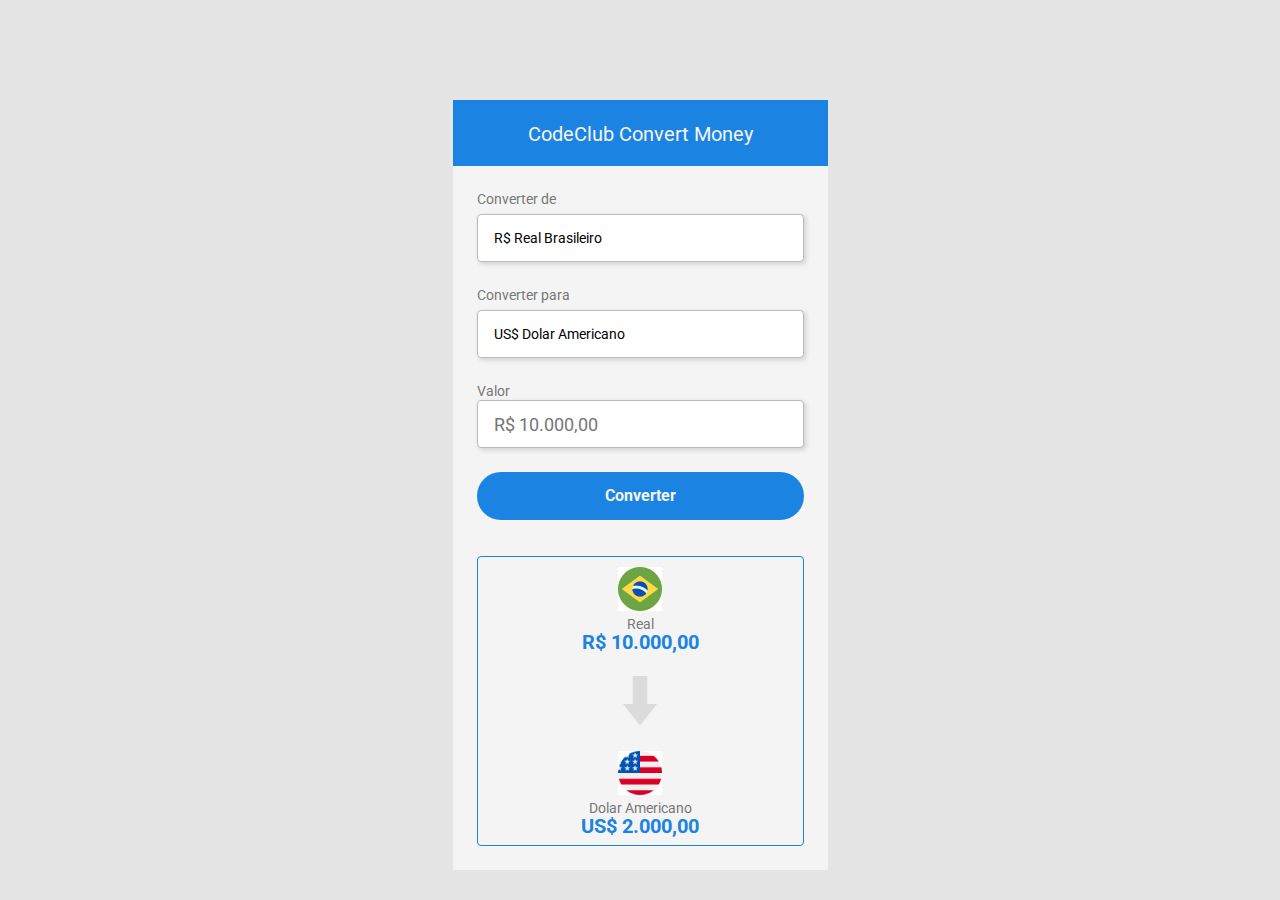
<file: CodeClub Convert Money/index.html>
<!DOCTYPE html>
<html lang="pt-br">

<head>
    <meta charset="UTF-8">
    <meta http-equiv="X-UA-Compatible" content="IE=edge">
    <meta name="viewport" content="width=device-width, initial-scale=1.0">
    <link rel="stylesheet" href="./style.css" />
    <link rel="preconnect" href="https://fonts.googleapis.com">
    <link rel="preconnect" href="https://fonts.gstatic.com" crossorigin>
    <link href="https://fonts.googleapis.com/css2?family=Roboto:wght@100;300;400&display=swap" rel="stylesheet">
    <title>CodeClub Convert Money</title>
</head>

<body>
    <div class="container">
    <header>
        <h1>CodeClub Convert Money</h1>
    </header>

    <main>
        <label>
            Converter <b>de</b>
            <select>
                <option>
                    R$ Real Brasileiro
                </option>
            </select>
        </label>

        <label>
            Converter <b>para</b>
            <select id="currency-select">
                <option>
                    US$ Dolar Americano
                </option>
                <option>
                    € Euro
                </option>
                <option>
                    ₿ Bitcoin
                </option>
                <option>
                    £ Libra
                </option>
            </select>
        </label>

        <label>
            <p>Valor</p>
            <input id="input-real" placeholder="R$ 10.000,00">

        </label>

        <button id="convert-button" type="button">Converter</button>

        <section>
            <div class="currency-container">
                <img src="./img/brasil 2.jpg" alt="Imagem-Do-Brasil" />
                <p class="currency-name">Real</p>
                <p class="currency-value" id="real-value-text">R$ 10.000,00</p>
            </div>

            <div>
                <img class="arrow-img" src="./img/Vector@2x.png" alt="Seta" />
            </div>

            <div class="currency-container">
                <img src="./img/estados-unidos (1) 1.jpg" id="currency-img"/>
                <p class="currency-name" id="currency-name">Dolar Americano</p>
                <p class="currency-value" id="dolar-value-text">US$ 2.000,00</p>
            </div>

        </section>

        </main>

    </div>
</body>

    <script src="./index.js"></script>

</html>
</file>
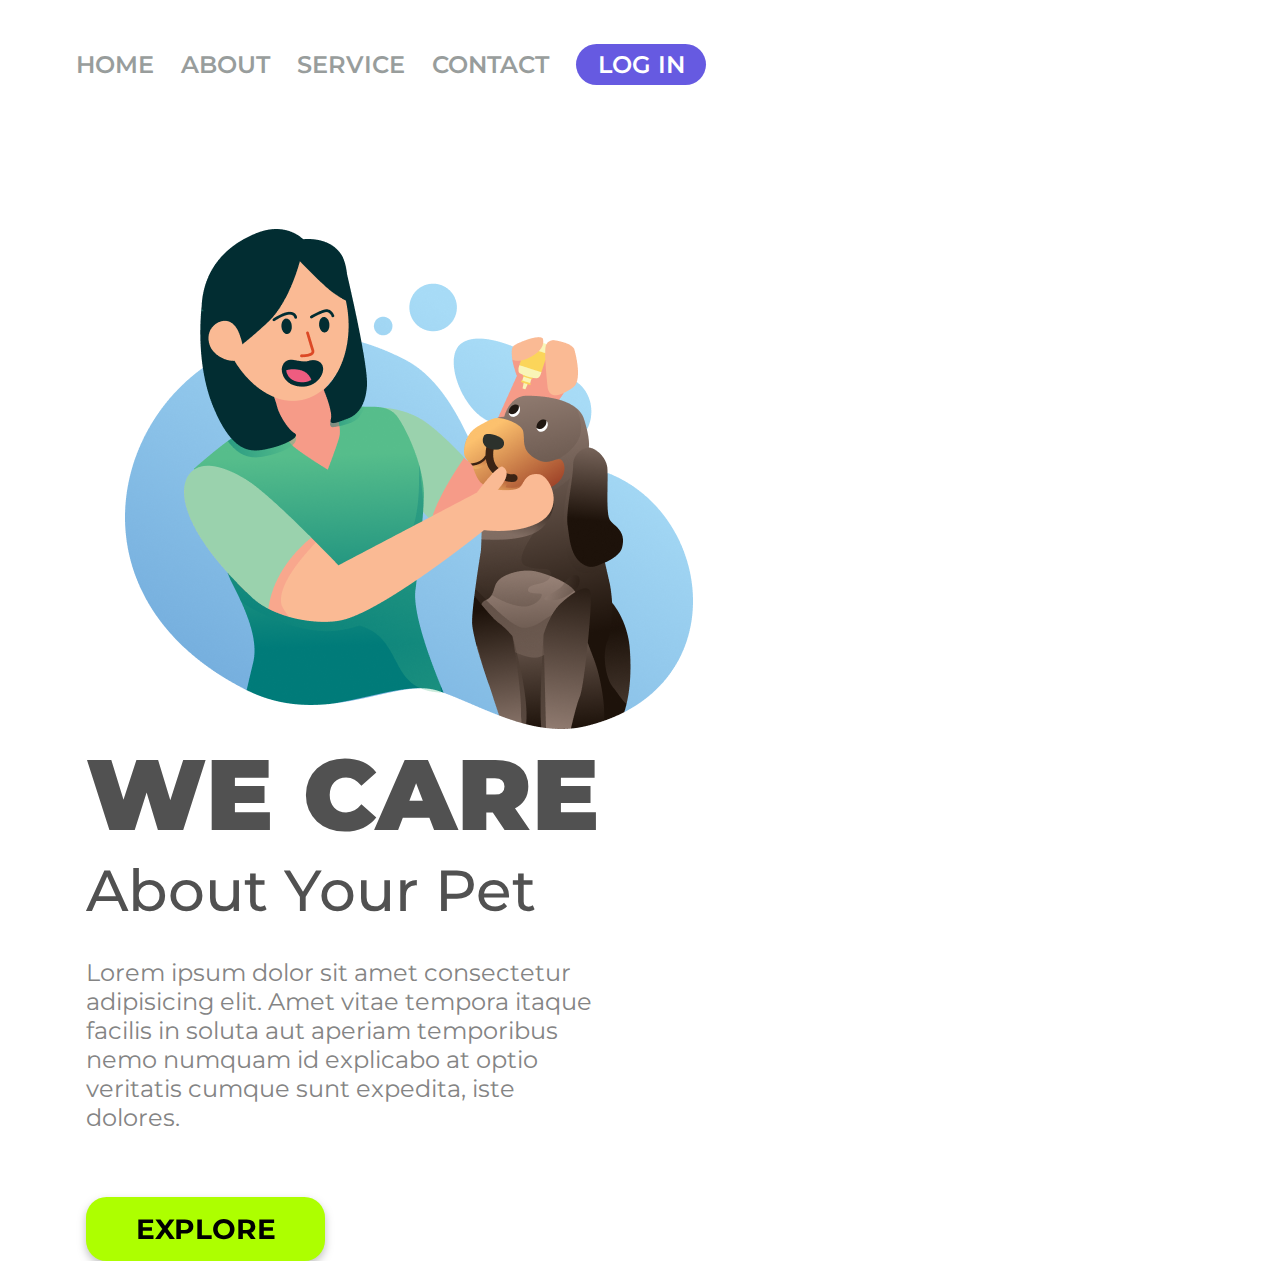
<file: Validação-De-Conhecimento/Index.html>
<!DOCTYPE html>
<html lang="pt-br">
<head>
    <meta charset="UTF-8">
    <meta http-equiv="X-UA-Compatible" content="IE=edge">
    <meta name="viewport" content="width=device-width, initial-scale=1.0">
    <link rel="stylesheet" href="./Index.css">
    <link rel="preconnect" href="https://fonts.googleapis.com"><link rel="preconnect" href="https://fonts.gstatic.com" crossorigin><link href="https://fonts.googleapis.com/css2?family=Montserrat:wght@400;500;600;700;900&display=swap" rel="stylesheet">
    <title>We Care</title>
</head>
<body>
    <header>
        <a class="link-header">HOME</a>
        <a class="link-header">ABOUT</a>
        <a class="link-header">SERVICE</a>
        <a class="link-header">CONTACT</a>
        <button class="button-header">LOG IN</button>
    </header>

    <main>
        <img class="logo-img" src="./img/Illustration 2.png" alt="we-care-logo">

        <section>
            <h1 class="title-logo">WE CARE</h1>
            <h2 class="subtitle-logo">About Your Pet</h2>
            <p class="description">Lorem ipsum dolor sit amet consectetur adipisicing elit. Amet vitae tempora itaque facilis in soluta aut aperiam temporibus nemo numquam id explicabo at optio veritatis cumque sunt expedita, iste dolores.</p>
            <button class="button-main">EXPLORE</button>
        </section>
    </main>
</body>
</html>
</file>
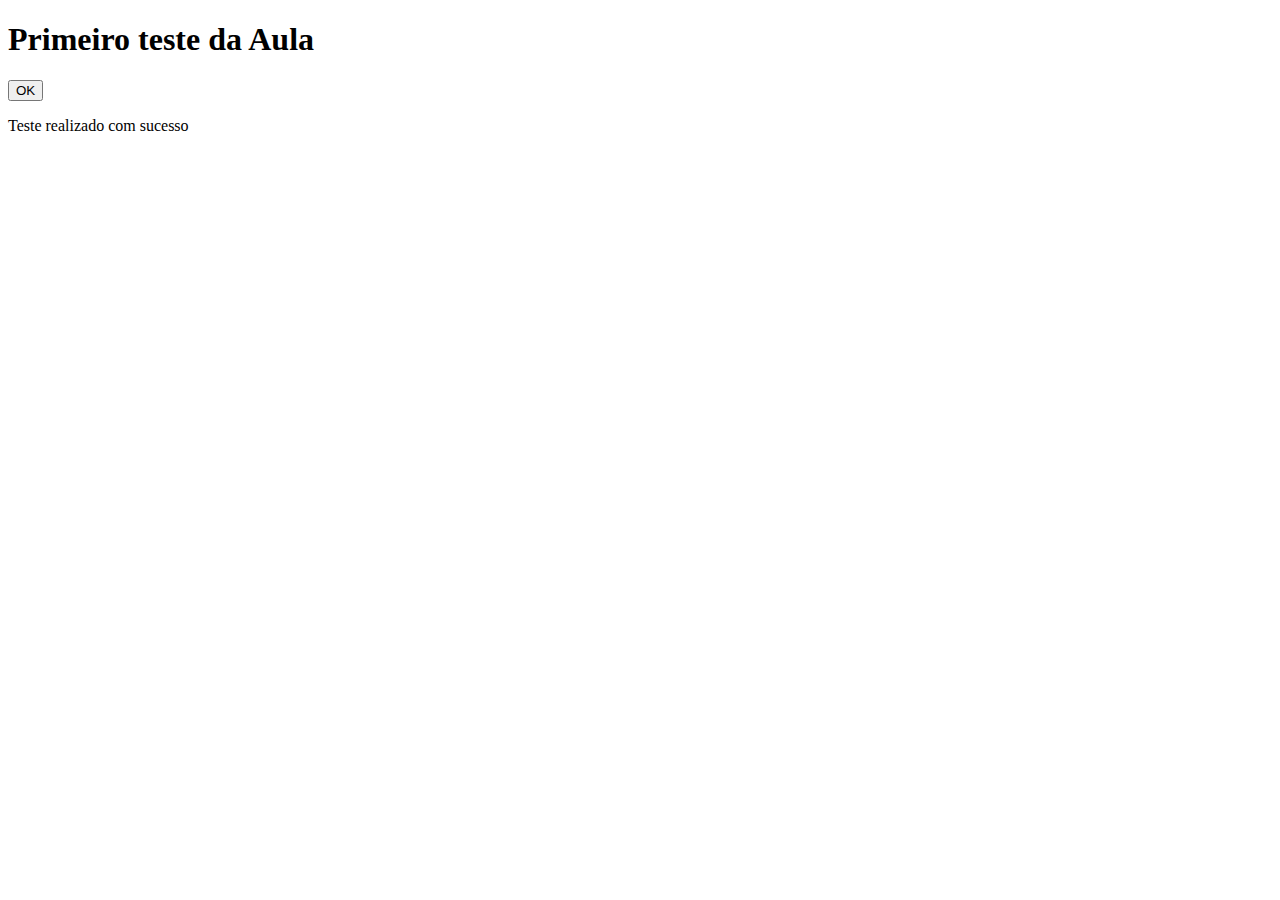
<file: Começo-HTML/TesteEstrutura.html>
<!DOCTYPE html>
<html lang="pt-br">
    <head>
        <title> Meu Primeiro teste</title>
    </head>
    <body>
        <h1>Primeiro teste da Aula</h1>
        <button> OK </button>
        <p> Teste realizado com sucesso</p>
    </body>

</html>
</file>
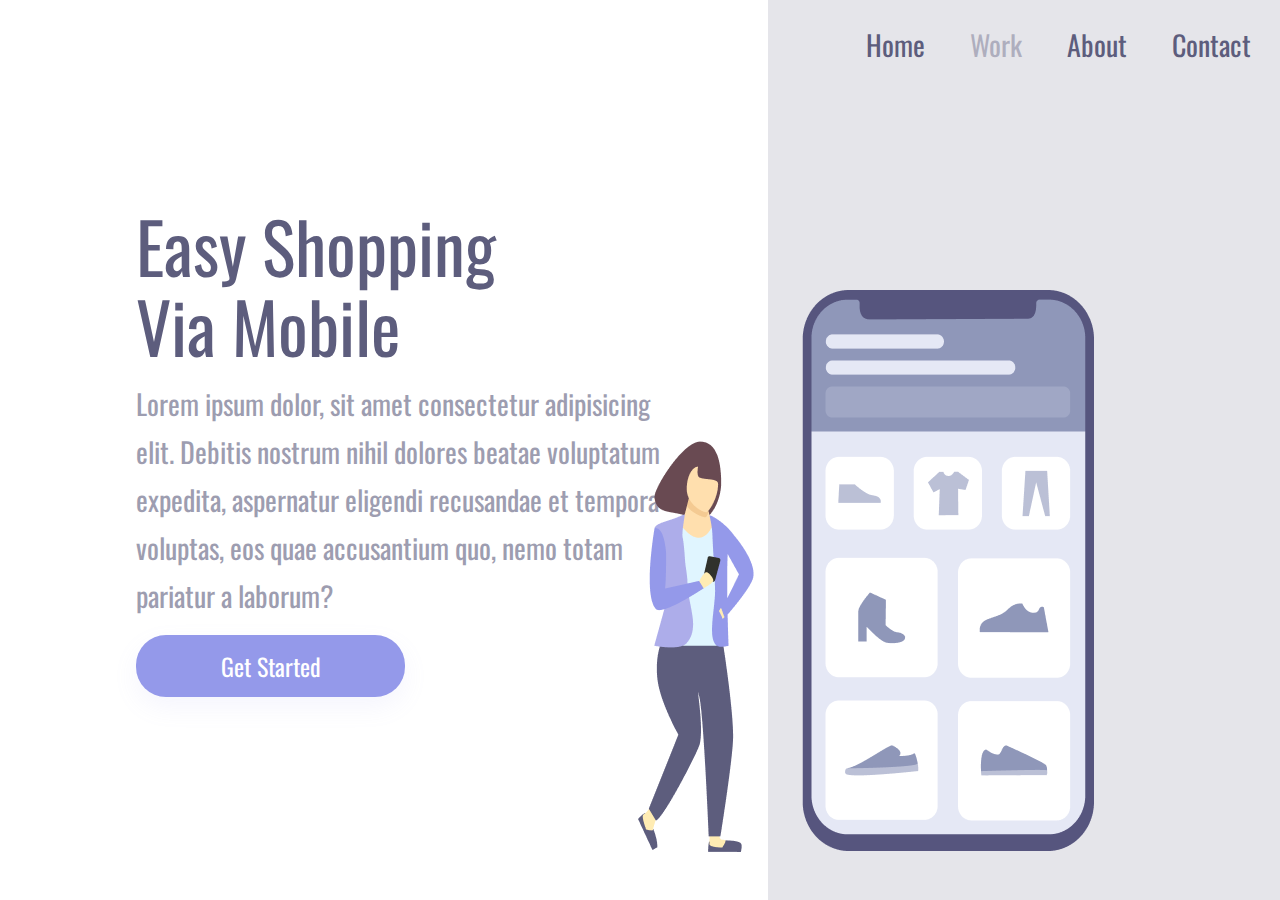
<file: Exercicio Easy Shopping Via Mobile/teste.html>
<!DOCTYPE html>
<html lang="pt-br">
<head>
    <meta charset="UTF-8">
    <meta http-equiv="X-UA-Compatible" content="IE=edge">
    <meta name="viewport" content="width=device-width, initial-scale=1.0">
    <link rel="stylesheet" href="./teste.css">
    <link rel="preconnect" href="https://fonts.googleapis.com">
    <link rel="preconnect" href="https://fonts.gstatic.com" crossorigin>
    <link href="https://fonts.googleapis.com/css2?family=Oswald&display=swap" rel="stylesheet">
    <title>Easy Shopping Via Mobile</title>
</head>
<body>
    <div class="container">
        <section class="container-left">
            <h1>Easy Shopping Via Mobile</h1>
            <p>Lorem ipsum dolor, sit amet consectetur adipisicing elit. Debitis nostrum nihil dolores beatae voluptatum expedita, aspernatur eligendi recusandae et tempora voluptas, eos quae accusantium quo, nemo totam pariatur a laborum?</p>
            <button>Get Started</button>
        </section>
        <section class="container-right">
            <header>
                <a>Home</a>
                <a>Work</a>
                <a>About</a>
                <a>Contact</a>
            </header>
            <img src="./img/Illustration-3-3.png" alt="girl-phone">
        </section>
    </div>
</body>
</html>
</file>
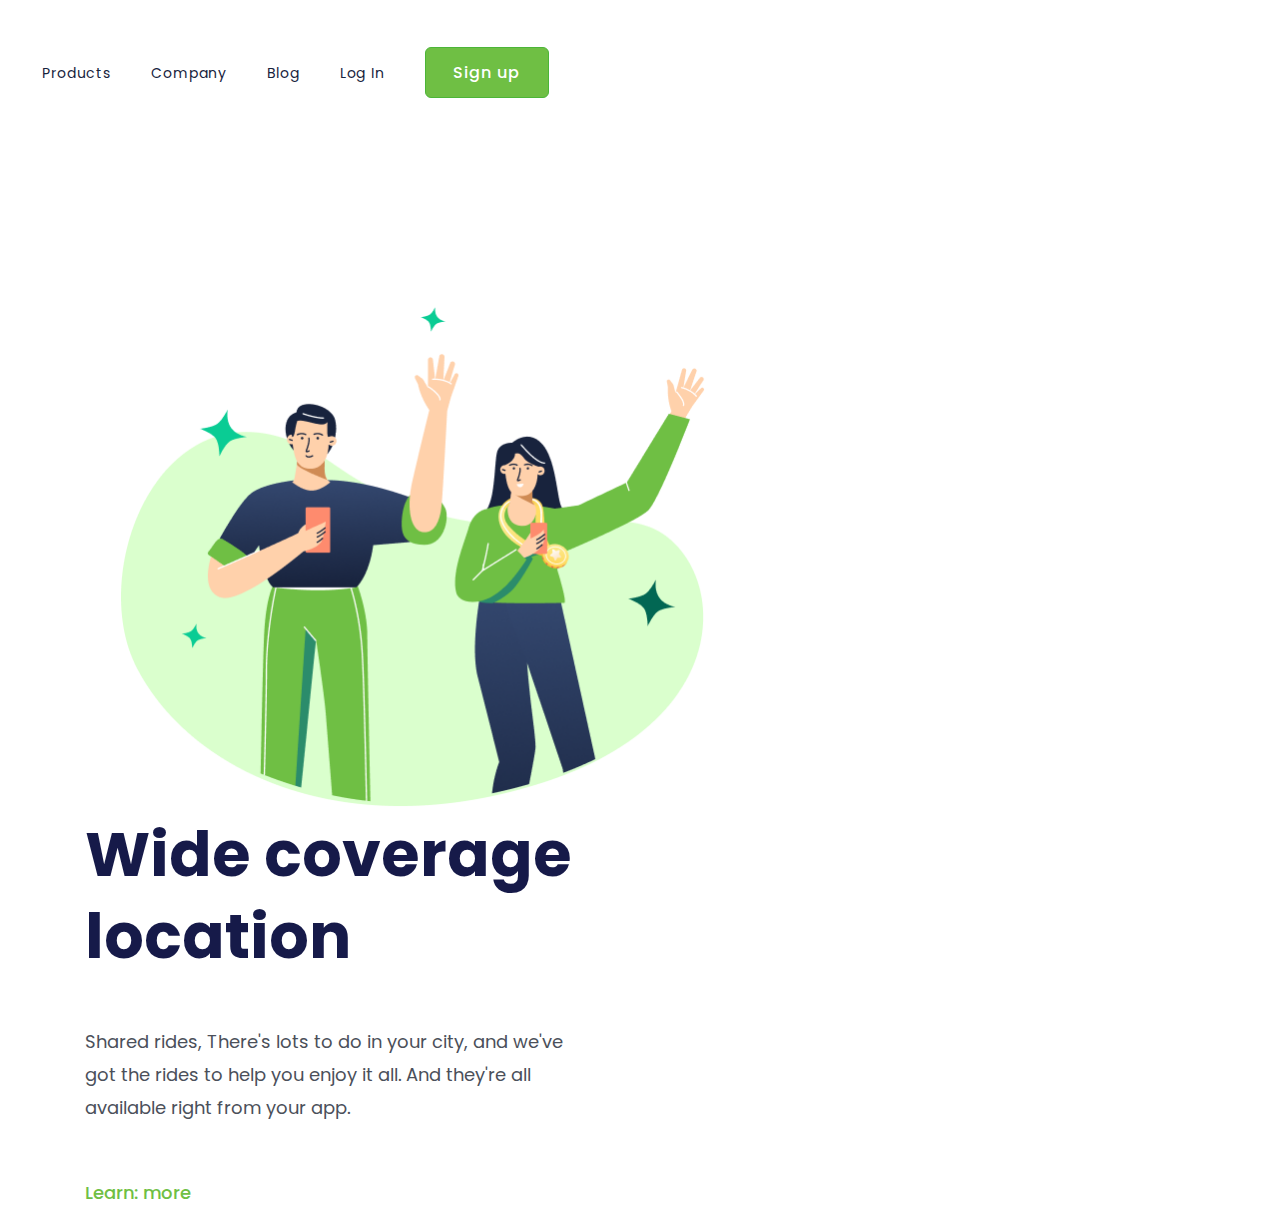
<file: Exercicio Wide coverage location alt/Desafio.html>
<!DOCTYPE html>
<html lang="pt-br">
<head>
    <meta charset="UTF-8">
    <meta http-equiv="X-UA-Compatible" content="IE=edge">
    <meta name="viewport" content="width=device-width, initial-scale=1.0">
    <link rel="stylesheet" href="./Desafio.css">
    <link rel="preconnect" href="https://fonts.googleapis.com"><link rel="preconnect" href="https://fonts.gstatic.com" crossorigin><link href="https://fonts.googleapis.com/css2?family=Poppins:wght@400;500;700&display=swap" rel="stylesheet">
    <title>Wide coverage location alt</title>
</head>
<body>
    
    <header>
        <a class="link-header">Products</a>
        <a class="link-header">Company</a>
        <a class="link-header">Blog</a>
        <a class="link-header">Log In</a>
        <button class="button-header">Sign up</button>
    </header>

    <main>
        <img class="img-logo" src="./img/(Positive) Congratulation You get 40 point for your ride.png" alt="Wide-coverage-Logo">
       
        <section>
            <h1>Wide coverage location</h1>
            <p class="paragrafo1">Shared rides, There's lots to do in your city, and we've got the rides to help you enjoy it all. And they're all available right from your app.</p>
            <p class="paragrafo2">Learn: more</p>
        </section>
    </main>

</body>
</html>
</file>
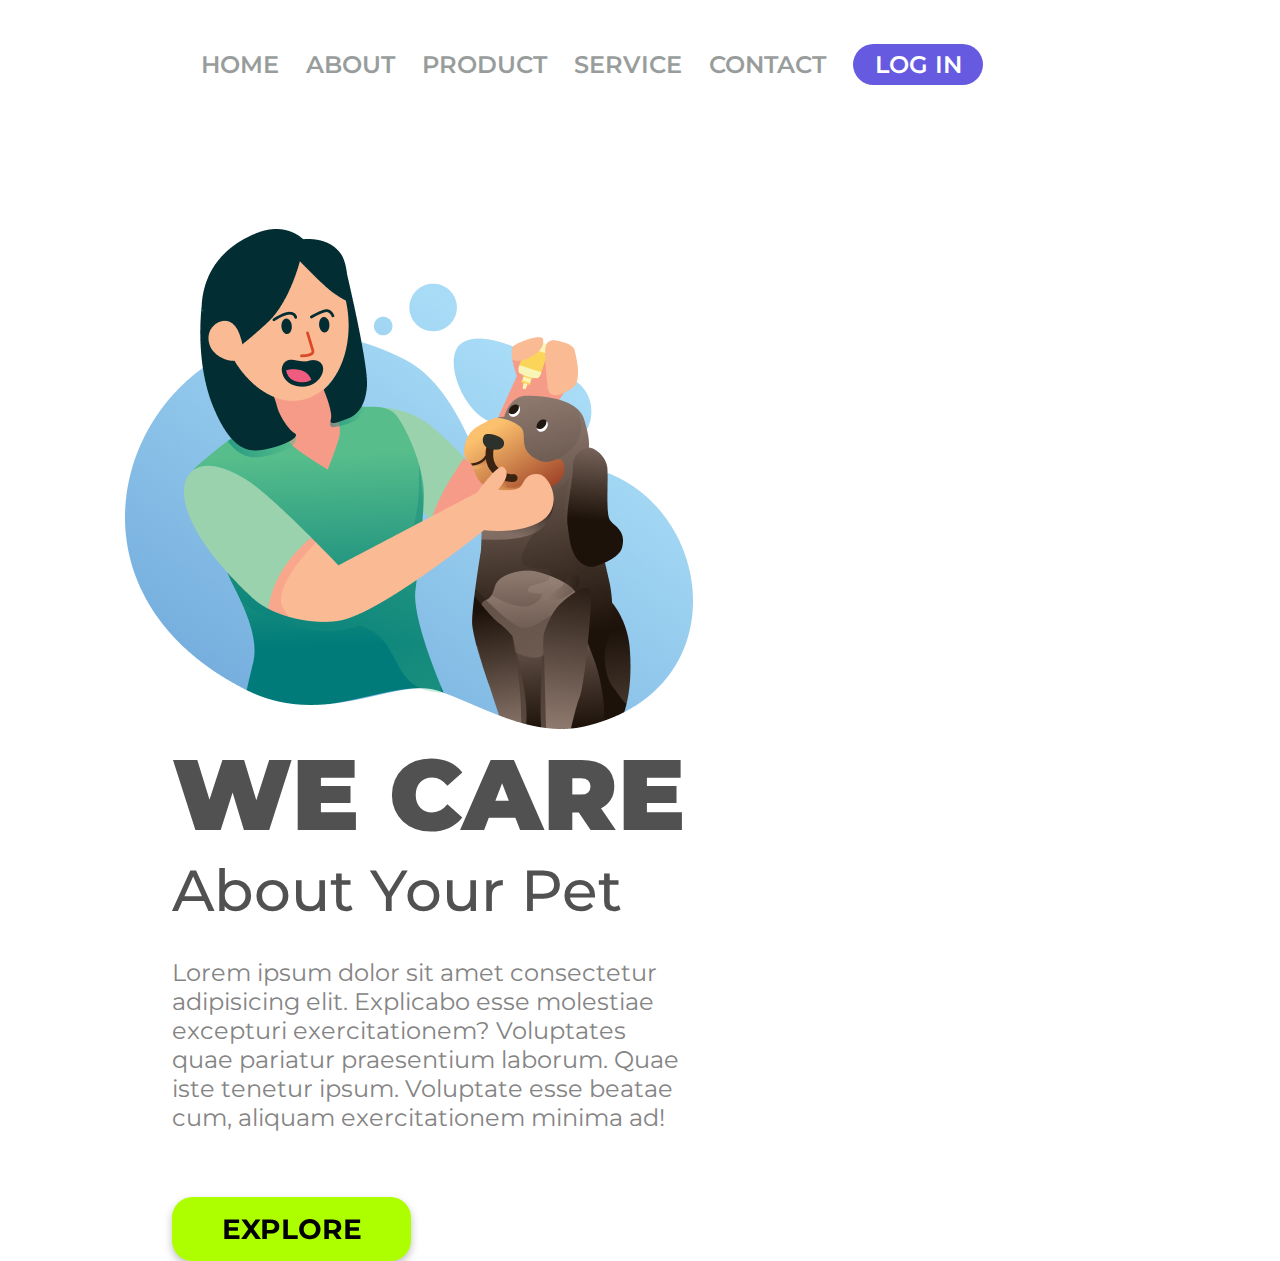
<file: Validação-De-ConhecimentoTwo/teste.html>
<!DOCTYPE html>
<html lang="pt-br">
<head>
    <meta charset="UTF-8">
    <meta http-equiv="X-UA-Compatible" content="IE=edge">
    <meta name="viewport" content="width=device-width, initial-scale=1.0">
    <link rel="stylesheet" href="./teste.css">
    <link rel="preconnect" href="https://fonts.googleapis.com"><link rel="preconnect" href="https://fonts.gstatic.com" crossorigin><link href="https://fonts.googleapis.com/css2?family=Montserrat:wght@400;500;600;700;900&display=swap" rel="stylesheet">
    <title>We Care</title>
</head>
<body>
    <header>
        <a class="link-header">HOME</a>
        <a class="link-header">ABOUT</a>
        <a class="link-header">PRODUCT</a>
        <a class="link-header">SERVICE</a>
        <a class="link-header">CONTACT</a>
        <button class="button-header">LOG IN</button>
    </header>

    <main>
        <img class="img-logo" src="./img/Illustration 2.png" alt="logo-we-care">
        
        <section>
            <h1 class="title-one">WE CARE</h1>
            <h2 class="title-two">About Your Pet</h2>
            <p class="description">Lorem ipsum dolor sit amet consectetur adipisicing elit. Explicabo esse molestiae excepturi exercitationem? Voluptates quae pariatur praesentium laborum. Quae iste tenetur ipsum. Voluptate esse beatae cum, aliquam exercitationem minima ad!</p>
            <button class="button-main">EXPLORE</button>
        </section>
    </main>
</body>
</html>
</file>
<file: CodeClub Convert Money/style.css>
* {
    margin: 0;
    padding: 0;
    box-sizing: border-box;
    font-family: "Roboto", sans-serif;
    font-weight: 400;
    font-size: 14px;
    line-height: 18px;
}

body {
    background-color: #E5E5E5;
}

.container {
    width: 375px;
    background-color: #F4F4F4;
    margin: 0 auto;
    margin-top: 100px;
}

header {
    background-color: #1B83E2;
    height: 66px;
}

h1 {
    font-style: normal;
    color: #F4F4F4;
    padding-top: 25px;
    text-align: center;
    font-size: 20px;
}

main {
    padding: 24px;
}

label {
    font-style: normal;
    color: #777777;
}
 
select {
    background: #FFFFFF;
    border: 1px solid #BBBBBB;
    border-radius: 4px;
    height: 48px;
    display: block;
    width: 100%;
    cursor: pointer;
    outline: none;
    appearance: none;
    padding-left: 16px;
    box-shadow: 2px 2px 5px rgba(0, 0, 0, 0.15);
    margin-top: 6px;
    margin-bottom: 24px;
}

input {
    background: #FFFFFF;
    border: 1px solid #BBBBBB;
    border-radius: 4px;
    height: 48px;
    display: block;
    width: 100%;
    outline: none;
    padding-left: 16px;
    box-shadow: 2px 2px 5px rgba(0, 0, 0, 0.15);
    font-size: 18px;
}

button {
    background: #1B83E2;
    border-radius: 25px;
    height: 48px;
    width: 100%;
    cursor: pointer;
    color: #F4F4F4;
    font-weight: 700;
    font-size: 16px;
    line-height: 18px;
    margin-top: 24px;
    margin-bottom: 36px;
    border: none;
}

button:hover {
    opacity: 0.9;
}

button:active {
    opacity: 0.7;
}

section {
    border: 1px solid #1B83E2;
    border-radius: 4px;
}

.currency-container {
    text-align: center;
    padding: 10px;
}

.currency-name {
    color: #777777;
    font-size: 14px;
}

.currency-value {
    color: #1B83E2;
    font-weight: bold;
    font-size: 20px;
}

.arrow-img {
    margin: 15px auto;
    display: block;
    height: 49.81px;
}
</file>
<file: Validação-De-Conhecimento/Index.css>
*{  
    font-family: 'Montserrat', sans-serif;
    margin: 0;
    padding: 0;
    box-sizing: border-box;
}

.button-header {
    background: #665AE1;
    border-radius: 20.5px;
    border: none;
    width: 130px;
    height: 41px;
    font-weight: 600;
    font-size: 24px;
    line-height: 29px;
    color: #FFFFFF;
    cursor: pointer;
    }

 header{
    margin: 44px 0 144px 76px;
 }

 .link-header{
    font-weight: 600;
    font-size: 24px;
    line-height: 29px;
    color: #989D9C;
    cursor: pointer;
    margin-right: 23px;
 }

 .logo-img{
    width: 568px;
    height: 500px;
    margin-left: 125px;
    display: inline-block;
 }

 section{
    display: inline-block;
    margin-left: 86px;
 }

 .title-logo{
    font-weight: 900;
    font-size: 100px;
    line-height: 122px;
    color: #515151;
 }

 .subtitle-logo{
    font-weight: 500;
    font-size: 58px;
    line-height: 71px;
    color: #515151;
 }

 .description{
    width: 515px;
    font-weight: 400;
    font-size: 24px;
    line-height: 29px;
    color: #848484;
    margin-top: 32px;
    margin-bottom: 65px;
 }

 .button-main{
    width: 239px;
    height: 64px;
    background: #ADFF00;
    filter: drop-shadow(0px 4px 4px rgba(0, 0, 0, 0.25));
    border-radius: 20.5px;
    border: none;
    font-weight: 700;
    font-size: 28px;
    line-height: 34px;
    color: #000000;
    cursor: pointer;
 }

 @media screen and (max-width: 767px) {
   .link-header{
      display: none;
  }

  .button-header{
   display: none;
  }

  .description{
   display: none;
  }

  .subtitle-logo{
   font-size: 30px;
   line-height: 37px;
   width: 232px;
   text-align: center;
   margin: 7px 0px 17px -9px;
  }

  .title-logo{
   font-size: 50px;
   line-height: 61px;
   width: 263px;
   text-align: center;
   margin: 24px 10px 7px -25px;
  }

  .logo-img{
   width: 354px;
   height: 317px;
   display: block;
   margin: -42px 10px 10px 18px;
  }

  .button-main{
   height: 64px;
   width: 239px;
   border-radius: 20.5px;
   text-align: center;
   margin: 0px 0px 0px -14px;
  }
 }
</file>
<file: Exercicio Easy Shopping Via Mobile/teste.css>
*{
    font-family: 'Oswald', sans-serif;
    margin: 0;
    padding: 0;
    box-sizing: border-box;
}

.container{
    height: 100vh;
    width: 100vw;
}

.container-left{
    display: inline-block;
    width: 60%;
    margin-top: 16%;
    padding-left: 136px;
}
    

.container-right{
    display: inline-block;
    background-color: rgba(93, 93, 125,0.16);
    height: 100vh;
    width: 40%;
    position: absolute;
}

img{
    position: relative;
    top: 25%;
    right: 130px;
}

h1{
    font-weight: 400;
    font-size: 70px;
    line-height: 80px;
    color: #5D5D7D;
    width: 368px;
}

p{
    font-weight: 400;
    font-size: 28px;
    line-height: 48px;
    color: #5D5D7D;
    opacity: 0.6;
    width: 540px;
    margin: 15px 0 15px 0;
}

button{
    width: 269px;
    height: 62px;
    background: #9499EA;
    box-shadow: 0px 10px 24px rgba(148, 153, 234, 0.0979959);
    border: none;
    font-weight: 400;
    font-size: 24px;
    line-height: 36px;
    text-align: center;
    color: #FFFFFF;
    border-radius: 30px;
    cursor: pointer;
}

button:hover{
    opacity: .8;
}

button>:active{
    opacity: .5;
}

a{
    font-size: 28px;
    line-height: 41px;
    color: #5D5D7D;
    margin-left: 41px;
    cursor: pointer;
}

a:nth-child(2){
    opacity: 0.4;
}

a:hover{
    opacity: .4;
}

a:active{
    opacity: .8;
}

header{
    margin: 24px 0 0 57px;
}

@media screen and (max-width: 900px) {
    .container-left{
        width: 100%;
        height: 50%;
        padding: 0;
        margin: 0;
    }

    .container-right{
        display: block;
        height: auto;
        width: 100%;
        position: static;
        padding: 40px;
    }

    img{
        position: static;
        max-width: 90%;
    }

    header{
        display: none;
    }

    h1{
        font-size: 36px;
        line-height: 52px;
        width: auto;
        margin: 58px 50px 0 50px;
        text-align: center;
    }

    p{
        margin: 15px 40px 15px 40px;
        width: auto;
        text-align: center;
        font-weight: 400;
        font-size: 14px;
    }

    button{
        margin: auto;
        display: block;
    }
}

@media screen and (max-width: 390px) {
    .container-left{
        height: 70%;
    }
}
</file>
<file: Exercicio Wide coverage location alt/Desafio.css>
*{
    font-family: 'Poppins', sans-serif;
    padding: 0;
    margin: 0;
    box-sizing: border-box;
}

header {
    margin: 47px 0px 209.2px 42px;
    cursor: pointer;
}

.link-header{
    margin-right: 36px;
    font-weight: 400;
    font-size: 14px;
    line-height: 21px;
    text-align: center;
    letter-spacing: 0.875px;
    color: #17233D;
}

.button-header{
    font-weight: 500;
    font-size: 16px;
    line-height: 24px;
    letter-spacing: 1px;
    color: #FFFFFF;
    background: #6FBF44;
    border: 1px solid #4CB538;
    border-radius: 6px;
    width: 124px;
    height: 51px;
    cursor: pointer;
}

section {
    display: inline-block;

}

.img-logo{
    display: inline-block;
    width: 595.18px;
    height: 500px;
    margin-left: 121px;
}

.paragrafo1{
    font-weight: 400;
    font-size: 18px;
    line-height: 33px;
    color: #4B505A;
    width: 493px;
    margin-bottom: 55px;
    margin-left: 84.98px;
}

h1{
    font-weight: 700;
    font-size: 62px;
    line-height: 82px;
    color: #161A49;
    width: 582px;
    margin-left: 84.94px;
    margin-bottom: 47px;
}

.paragrafo2{
    font-weight: 500;
    font-size: 18px;
    line-height: 27px;
    color: #6FBF44;
    width: 112px;
    margin-left: 84.98px;
    cursor: pointer;
}

.mobile-menu{
    display: none;
}

.mobile-menu1{
    display: none;
}

@media  screen and (max-width: 450px) {
    .link-header{
        display: none;
    }

    .button-header{
        position: absolute;
        width: 90px;
        margin: -179px 0px 0px 264px;
        display: block;
        border-radius: 6px;
        height: 30px;
    }

    .paragrafo1{
        font-size: 18px;
        line-height: 27px;
        width: 304px;
        text-align: center;
        margin: 31px 43px 0px 58px;
    }

    .paragrafo2{
        font-size: 18px;
        line-height: 27px;
        width: 112px;
        text-align: center;
        position: center;
        margin: 26px 139px 76.97px 139px;
    }
    .img-logo{
        position: absolute;
        margin: 205px 39px 22px 52px;
        width: 312px;
        height: 288px;
    }

    h1{
        font-size: 30px;
        line-height: 30px;
        width: 278px;
        height: 60px;
        text-align: center;
        margin: -79px 55px 29px 59px;

    }
}
</file>
<file: Validação-De-ConhecimentoTwo/teste.css>
*{
    font-family: 'Montserrat', sans-serif;
    margin: 0;
    padding: 0;
    box-sizing: border-box;
}

section {
    margin-left: 86px;
    display: inline-block;
}

header {
    margin: 44px 0 144px 178px;
    cursor: pointer;
}

.link-header{
    font-weight: 600;
    font-size: 24px;
    line-height: 29px;
    color: #989D9C;
    margin-left: 23px;
}

.button-header{
    background: #665AE1;
    border-radius: 20.5px;
    width: 130px;
    height: 41px;
    border: none;
    margin-left: 23px;
    font-weight: 600;
    font-size: 24px;
    line-height: 29px;
    color: #FFFFFF;
    cursor: pointer;
}

.img-logo{
    width: 568px;
    height: 500px;
    margin-left: 125px;
    display: inline-block;
}

.title-one{
    font-weight: 900;
    font-size: 100px;
    line-height: 122px;
    color: #515151;
    margin-left: 86px;
}

.title-two{
    font-weight: 500;
    font-size: 58px;
    line-height: 71px;
    color: #515151;
    margin-left: 86px;
}

.description{
    width: 515px;
    font-weight: 400;
    font-size: 24px;
    line-height: 29px;
    color: #848484;
    margin-top: 32px;
    margin-bottom: 65px;
    margin-left: 86px;
}

.button-main{
    width: 239px;
    height: 64px;
    background: #ADFF00;
    filter: drop-shadow(0px 4px 4px rgba(0, 0, 0, 0.25));
    border-radius: 20.5px;
    border: none;
    font-weight: 700;
    font-size: 28px;
    line-height: 34px;
    color: #000000;
    cursor: pointer;
    margin-left: 86px;
}
</file>
